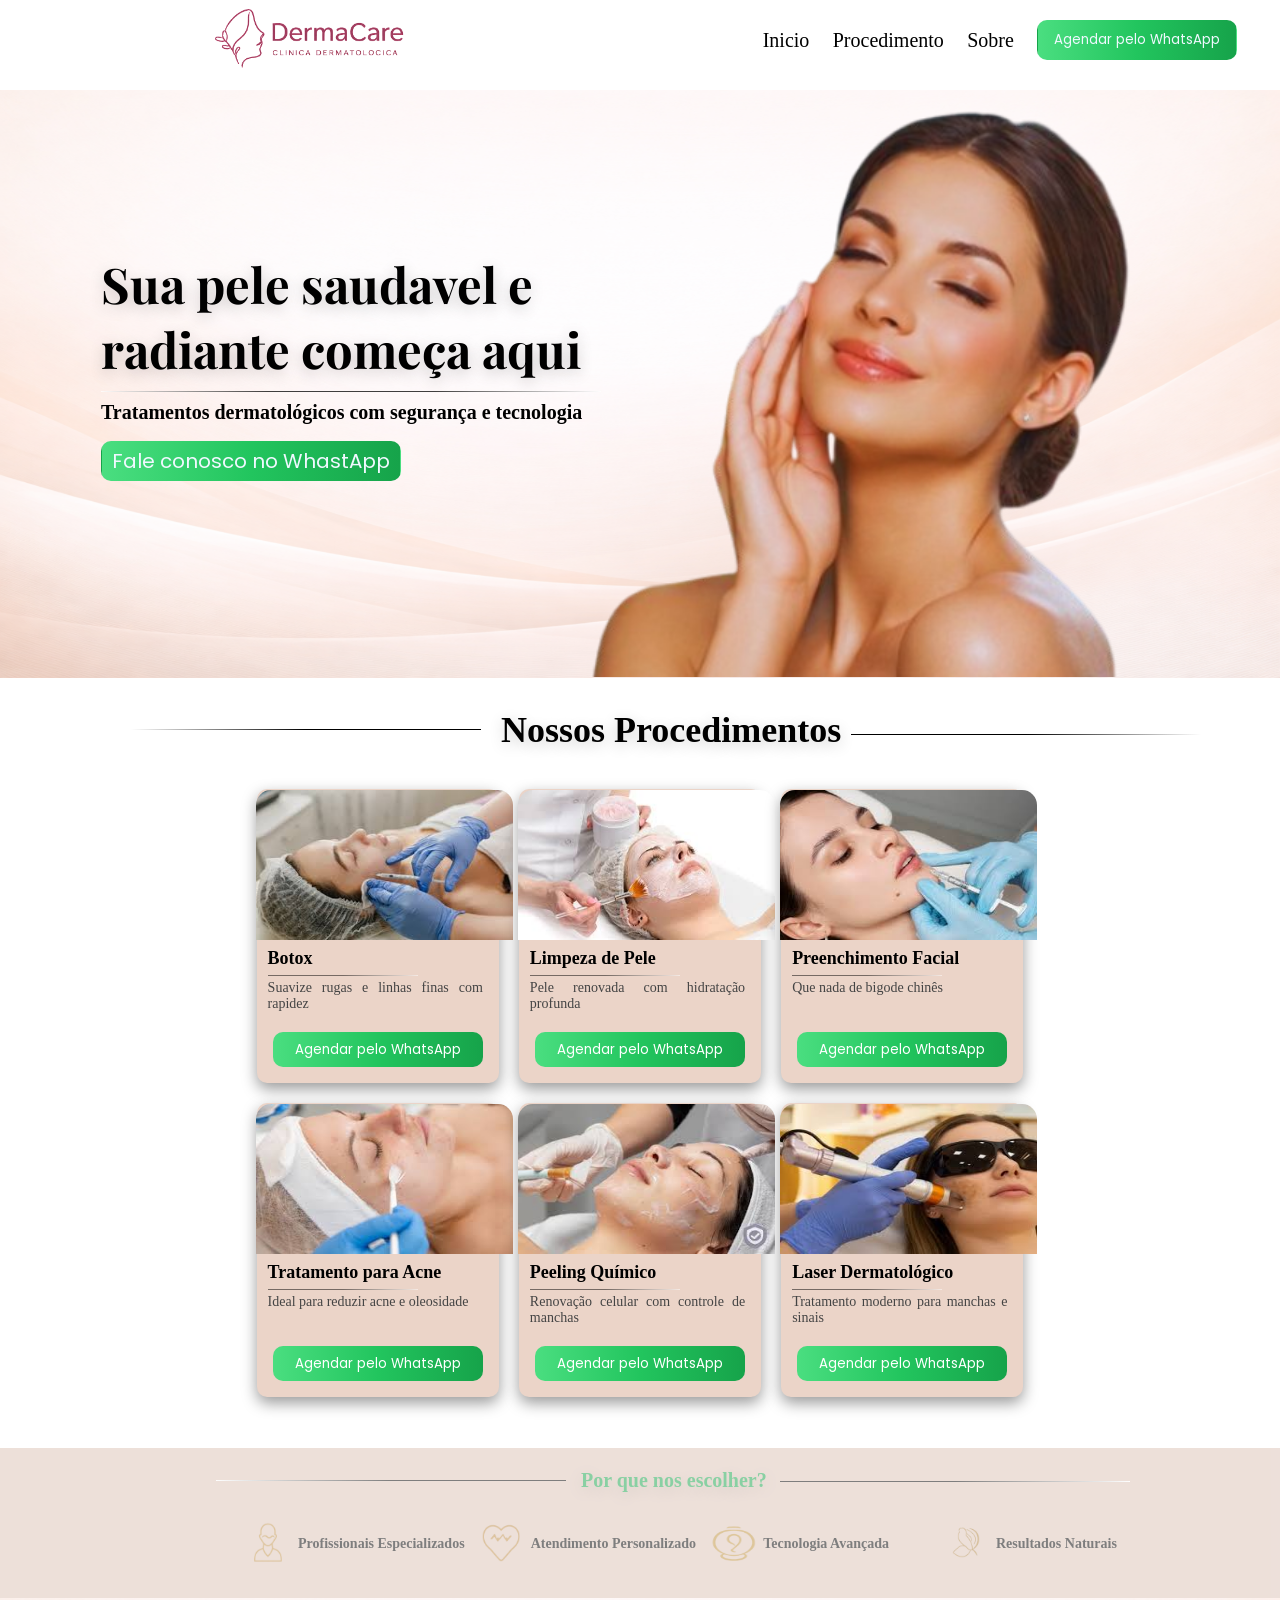
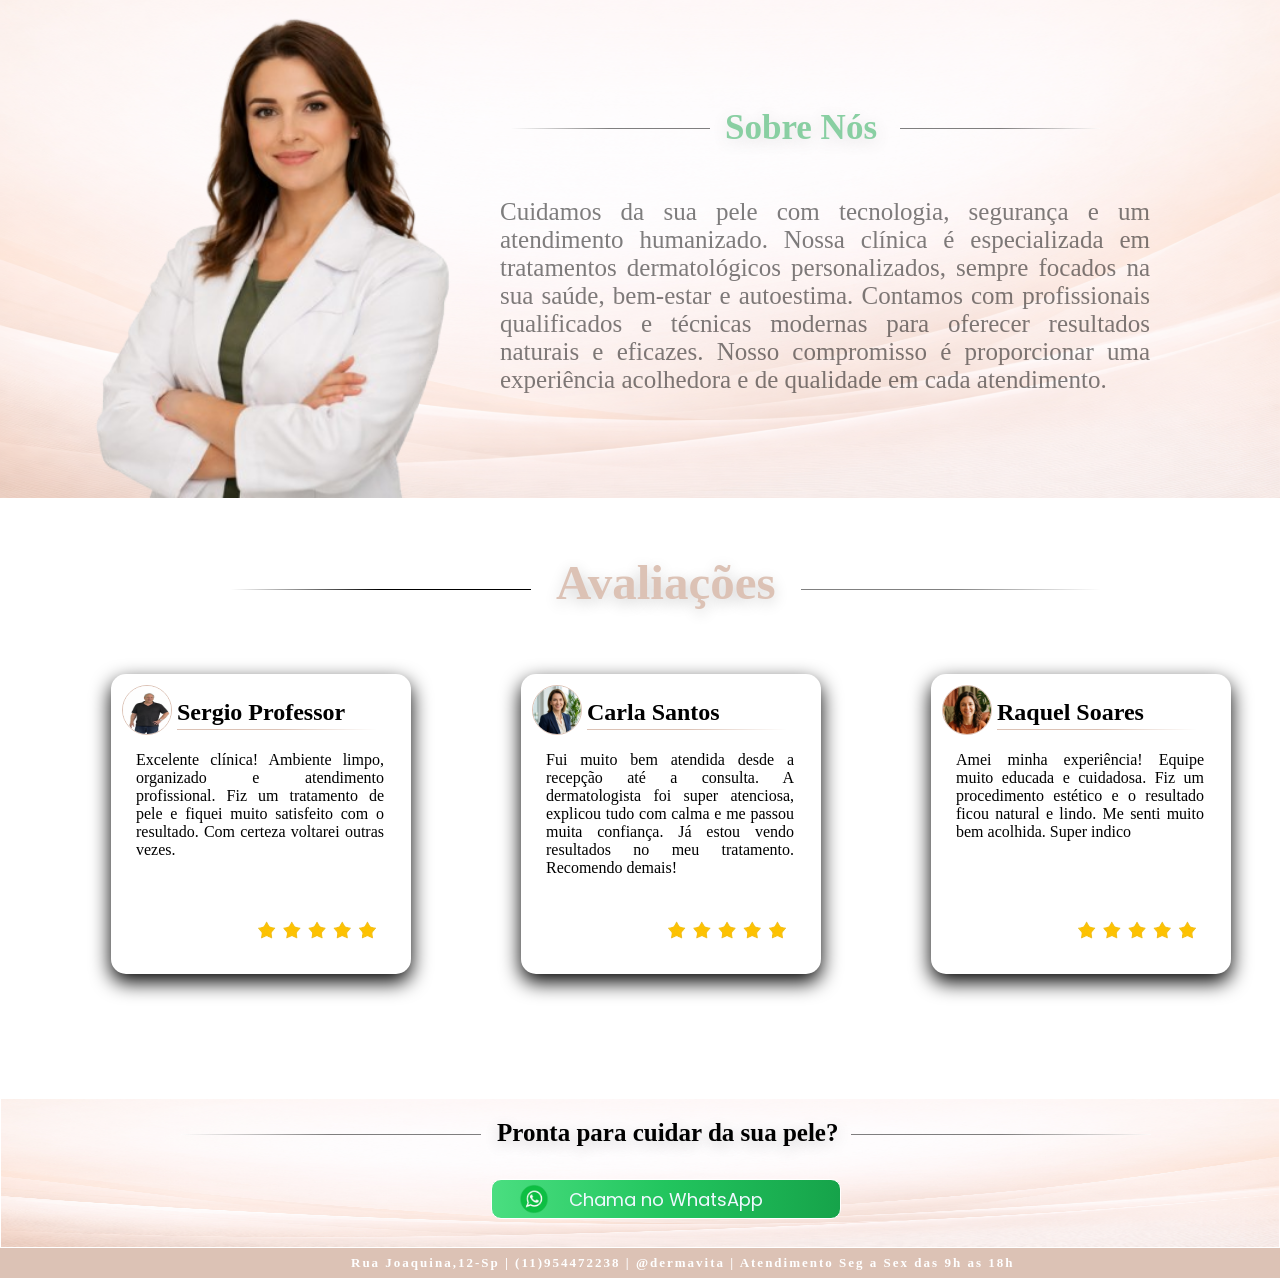
<file: index.html>
<!DOCTYPE html>
<html lang="br">
<head>
    <meta charset="UTF-8">
    <meta name="viewport" content="width=device-width, initial-scale=1.0">
    <title>DermaVita</title>
    <link rel="stylesheet" href="Css/estilo.css">
    <link rel="icon" type="image/png" href="img/transp.png">
    <link href="https://fonts.googleapis.com/css2?family=Playfair+Display:wght@400;600&family=Poppins:wght@300;400;500&display=swap" rel="stylesheet">
</head>
<body>
    <!--Menu-->
    <header>
        <div id="logo">
            <img src="img/logofina.png" id="imgLogo" alt="Logo do Topo">
        </div>
        <div id="menu">
            <nav>
                <li><a href="#menu">Inicio</a></li>
                <li><a href="#Procedimentos ">Procedimento</a></li>
                <li><a href="#">Sobre</a></li>
                <li><button onclick="enviarMensagem('Agendar')">Agendar pelo WhatsApp</button></li>
            </nav>
        </div>
    </header>
   <main>
        <!--Destaque-->
        <section id="Inicio" >
            <div id="destaque">
                <img src="img/modeloTransparetne.png" alt="modelo">
            </div>

            <div id="eslogam">
                <h1 style="font-family: 'Playfair Display', serif;">Sua pele  saudavel e <br> radiante começa aqui</h1>
                <div class="linha"></div>
                <h3>Tratamentos dermatológicos com segurança e tecnologia</h3>
                <button id="bt" onclick="enviarMensagem('faleConNosco')" style="font-family: 'Poppins', sans-serif;">Fale conosco no WhastApp</button>
            </div>
        </section>
        <!--Procedimentos-->
        <section id="Procedimentos">
            <div class="procedimentos">
                <div class="linha2"></div>
                <h1 id="pro">Nossos Procedimentos</h1>
                <div class="linha3"></div>
                <!-- LISTA DOS CARDS -->
                <div id="procedi" class="procedi"></div>

                <!-- MENSAGEM SE NÃO TIVER NADA -->
                <div id="noResults" style="display:none; text-align:center; margin-top:20px;">
                    Nenhum procedimento encontrado.
                </div>
            </div>
        </section>
        <!--Porque nos escolher-->
        <section>
            <div id="curiosidade">
                <div class="linhascuriosidade1"></div>
                <h1>Por que nos escolher?</h1>
                <div class="linhascuriosidades2"></div>
               <div id="imagens">
                    <div class="item">
                        <img src="img/profisonal.png" alt="profissional">
                        <h3>Profissionais Especializados</h3>
                    </div>

                    <div class="item">
                        <img src="img/coracao.png" alt="coração">
                        <h3>Atendimento Personalizado</h3>
                    </div>

                    <div class="item">
                        <img src="img/tempo.png" alt="tempo">
                        <h3>Tecnologia Avançada</h3>
                    </div>

                    <div class="item">
                        <img src="img/natural.png" alt="natural">
                        <h3>Resultados Naturais</h3>
                    </div>
                </div>
            </div>
        </section>
        <!--Sobre Nos-->
        <section id="Sobre">
            <div id="SobreNos">
                    <div class="linhasNos1"></div>
                     <h1>Sobre Nós</h1>
                    <div class="linhasNos2"></div>
                    <div id="nos">
                            <p>
                                    Cuidamos da sua pele com tecnologia, segurança e um atendimento humanizado. Nossa clínica é especializada em tratamentos dermatológicos personalizados, sempre focados na sua saúde, bem-estar e autoestima.
                                    Contamos com profissionais qualificados e técnicas modernas para oferecer resultados naturais e eficazes. Nosso compromisso é proporcionar uma experiência acolhedora e de qualidade em cada atendimento.
                            </p>
                    </div>
                    <div id="sobreFoto">
                        <img src="img/sobre.png" alt="Profisonal">
                    </div>
            </div>
        </section>
        <!--Opnião-->
        <section id="opniao">
            <div class="linhasO"></div>
            <h1>Avaliações</h1>
            <div class="linhaso2"></div>
            <div class="opniaoes">
                <img src="img/professor.png"  class="opFotos" alt="foto da promeira avaliação">
                <h2>Sergio Professor</h2>
                <div class="linhaop"></div>
                <p>
                    Excelente clínica! Ambiente limpo, organizado e atendimento profissional. Fiz um tratamento de pele e fiquei muito satisfeito com o resultado. Com certeza voltarei outras vezes.
                </p>
                <img src="img/estrelas.png" class="av" alt="estrelaAvaliação">


            </div>
            <div class="opniaoes">
                <img src="img/carla.png"   class="opFotos" alt="foto da promeira avaliação">
                <h2>Carla Santos</h2>
                <div class="linhaop"></div>
                <p>
                    Fui muito bem atendida desde a recepção até a consulta. A dermatologista foi super atenciosa, explicou tudo com calma e me passou muita confiança. Já estou vendo resultados no meu tratamento. Recomendo demais!
                </p>
                <img src="img/estrelas.png" class="av" alt="estrelaAvaliação">

            </div>
            <div class="opniaoes">
                <img src="img/raquel.png"  class="opFotos" alt="foto da promeira avaliação">
                <h2>Raquel Soares</h2>
                <div class="linhaop"></div>
                <p>
                    Amei minha experiência! Equipe muito educada e cuidadosa. Fiz um procedimento estético e o resultado ficou natural e lindo. Me senti muito bem acolhida. Super indico
                </p>
                <img src="img/estrelas.png" class="av" alt="estrelaAvaliação">

            </div>
        </section>
        <section id="final">
            <div class="linhaS"></div>
            <h1>Pronta para cuidar  da sua pele?</h1>
            <div class="linhaS2"></div>
            <button><img src="img/what.png"  alt="icone zap">Chama no WhatsApp</button>
        </section>
   </main>
   <footer>
        <h3> Rua Joaquina,12-Sp | (11)954472238 | @dermavita | Atendimento Seg a Sex das 9h as 18h</h3>
   </footer>
   <script src="Js/Procedimento.js" defer></script>
   <script src="Js/whats.js" defer></script>
</body>
</html>
</file>
<file: Css/estilo.css>
* {
    margin: 0;
    padding: 0;
    box-sizing: border-box;
}

/*Menu*/
header{
    width: 100%;
    height: 90px;
    background-color: #fff;
}
#logo{
    width: 100px;
    height: 100px;
}
#imgLogo{
    height: 300px;
    margin-top: -100px;
    margin-left: 80px;
}
#menu nav{
    position: absolute;
    margin-left: 750px;
    width: 500px;
    height: 100px;
    margin-top: -110px;
    justify-content: space-around;
    align-items: center;
    border: 1px solid transparent;
    list-style: none;
    display: flex;
}
nav li a {
    text-decoration: none;
    color: black;
    font-size: 20px;
}
nav a:hover{
    text-decoration:underline;
    opacity: 0.7;
    font-size: 25px;
}
button{
    height: 40px;
    width: 200px;
    border: 1px solid transparent;
    border-radius: 10px;
    color: aliceblue;
    background-image: linear-gradient(  to right,#4ADE80,#22C55E, #16A34A);
    font-family: 'Poppins', sans-serif;
}
button:hover{
    opacity: 0.9;
    transform: scale(1.05);
    transition: 0.3s;
}

/*Eslogam*/
#Inicio{
    width: 100%;
    height: 588px;
    background-image: url(../img/fundo2.png);
    background-repeat: no-repeat;
    background-size: 100% 100%;
}
#destaque{ 
    border: 1px solid transparent; 
    float: right; 
    width: 700px;
    height: 587px; 
}
#destaque img{ 
    border: 1px solid transparent;
    height: 587px; 
    width: 600px;  
}

#eslogam{ 
    width: 650px; 
    height: 587px; 
    border: 1px solid transparent; 
} 
h1{ 
    position: absolute; 
    margin-top: 160px; 
    margin-left: 100px; 
    color: black; 
    font-size: 49px; 
    text-shadow: 0px 4px 15px rgba(0,0,0,0.2);
} 
.linha{ 
    position: absolute; 
    width: 500px; 
    height: 1px; 
    opacity: 75%;
    background: linear-gradient( to left,#fff,#000,#000,#fff);   
     margin-top: 300px; 
    margin-left: 100px; 
} 
h3{ 
    position: absolute; 
    margin-top: 310px; 
    font-size: 20px; 
    color: black; 
    margin-left: 100px;
}
#bt{
    width: 300px;
    font-size: 20px;
    position: absolute;
    margin-top: 350px;
    margin-left: 100px;
}

/*procedimento*/
#Procedimentos{
    width: 100%;
    height: 750px;
    border:1px solid transparent;
    position: relative;
    overflow: hidden;
    z-index: 2;
}
#pro{
    font-size: 36px;
    margin-top: -80px;
    margin-left: 500px;
}

.procedi {
    margin: 50px auto;
    width: 60%;
    max-width: 1100px;
    display: grid;
    grid-template-columns: repeat(auto-fill, minmax(220px, 1fr));
    gap: 20px;
    justify-content: center;
    margin-top: 110px;
    align-items: stretch;
}


.procedi-card {
    border: 1px solid transparent;
    border-radius: 10px;
    background: #ebd4c8;
    box-shadow: 0 6px 15px rgba(0, 0, 0, 0.4);
    text-align: center;
    padding: 15px;
    transition: transform 0.3s ease;
    display: flex;
    flex-direction: column; 
    justify-content: space-between;
    height: 100%;
}

.procedi-card .linhaS{
        width: 150px;
        margin-top: 170px;
        margin-left: -5px;
        background: linear-gradient( to left,#fff,#000,#000); 
}
.procedi-card:hover {
    transform: scale(1.05) translateY(-5px);
}


.procedi-card img {
    width: 257px;
    margin-left: -17px;
    margin-top: -15px;
    height: 150px;
     border-top-left-radius: 15px;
    border-top-right-radius: 15px;
    margin-bottom: 10px;
}


.procedi h3 {
    font-size: 18px;
    margin: 10px 0 5px;
    margin-top: 143px;
    margin-left: -5px;
}
.linha2, .linha3{ 
    position: absolute; 
    width: 350px; 
    height: 1px; 
    background: 
    linear-gradient( to left,#000,#000,#fff); 
    margin-top: -60px; margin-left: 130px; 
}
.linha3{ 
    margin-left: 850PX; 
    margin-top: -55px; 
    background: linear-gradient( to left,#fff ,#000,#000); 
}

.procedi .desc {
    font-size: 14px;
    color: #444;
    flex-grow: 1;
}

.desc{
    margin-top: 30px;
    text-align: justify;
    margin-left:-5px;
}


.procedi button {
    width: 100%;
    height: 35px;
    border-radius: 10px;
    border: none;
    background-image: linear-gradient(  to right,#4ADE80,#22C55E, #16A34A);
    color: #fff;
    margin-top: 20px;
    cursor: pointer;
    transition: background 0.3s;
}

.procedi button:hover {
    opacity: 50%;
}

.search-results {
    display: grid;
    grid-template-columns: repeat(auto-fill, minmax(220px, 1fr));
    gap: 20px;
    margin: 30px auto;
    width: 90%;
    max-width: 1100px;
    padding: 10px;
    border-top: 3px solid #000;
    border-bottom: 3px solid #000;
}

.search-results .prod-card {
    background: #fff7c2;
}

#products {
    display: grid;
    grid-template-columns: repeat(auto-fill, minmax(220px, 1fr));
    gap: 16px;
    transition: all 0.3s ease;
}

/*Curiosidade*/
#curiosidade{
    margin-top: 20px;
    width: 100%;
    height: 150px;
    background: #DCC2B5;
    border: 1px solid transparent;
    opacity: 50%;
}

#curiosidade h1{
    color: #16A34A;
    font-size: 20px;
    margin-top: 20px;
    margin-left: 580px;
}
#imagens{
    border: 1px solid transparent;
    width: 900px;
    height: 100px;
    margin: 10px auto;
    margin-left: 220px;
    margin-top: 45px;
    display: flex;
    justify-content: space-between;
    align-items: center;
}

/* cada item */
.item{
    display: flex; 
    align-items: center;
    gap: 10px; 
    border: 1px solid transparent;
    width: 200px;
}

/* imagem */
.item img{
    width: 110px;
    margin-left: -10px;
    height: 80px;
}

/* texto */
.item h3{
    font-size: 14px;
    margin: 0;
    margin-left: 75px; 
    text-align: center;

}
.linhascuriosidade1, .linhascuriosidades2{
    position: absolute; 
    width: 350px; 
    height: 1px; 
    background: linear-gradient( to left,#000,#000,#fff); 
    margin-top: 31px;
    margin-left: 215px; 
}
.linhascuriosidades2{
    margin-left: 779PX;
    margin-top: 32px;
    background: linear-gradient( to left,#fff ,#000,#000); 
}
/*Sobre nos*/

#SobreNos{
    width: 100%;
    height: 500px;
    background-image: url(../img/fundo2.png);
    background-repeat: no-repeat;
    background-size: 100% 100%;
}
#nos{
    opacity: 50%;
    position: absolute;
    width: 650px;
    font-size: 25px;
    text-align: justify;
    height: 200px;
    margin-top:200px ;
    margin-left: 500px;
}

#SobreNos h1{
    color: #16A34A;
    opacity: 50%;
    font-size: 35px;
    margin-top: 110px;
    margin-left: 725px;
}
.linhasNos1, .linhasNos2{ 
    position: absolute; 
    width: 200px; 
    height: 1px; 
    margin-top: 130px; 
    margin-left: 510px; 
    opacity: 50%; 
    background: linear-gradient( to left,#000,#000,#fff); 
} 
.linhasNos2 { 
    opacity: 50%; 
    width: 200px; 
    margin-left: 900PX; 
    margin-top: 130px; 
    background: linear-gradient( to left,#fff ,#000,#000); 
}
#sobreFoto img{
    height: 490px;
    margin-left: -100px;
    margin-top: 10px;
}

/*opnião*/

#opniao{
    width: 100%;
    height: 600px;
    border: 1px solid transparent;
}

.opniaoes{
    width: 300px;
    height: 300px;
    border: 1px solid transparent;
    float: left;
    border-radius: 15px;
    margin-left: 110px;
    margin-top: 175px;
    box-shadow: 0 8px 20px rgba(0,0,0,1.15);
    transition: background 0.3s;
}
.opniaoes:hover{
     transition: background 0.3s;
}

.opFotos{
    margin-top: 10px;
    margin-left: 10px;
    border: 1px solid #DCC2B5;
    border-radius: 50%;
    width: 50px;
    height: 50px;
}
.opniaoes h2{
    position: absolute;
    margin-left: 65px;
    margin-top:-40px ;
}
.linhaop{
    width: 200px;
    background: linear-gradient( to left,#fff,#DCC2B5,#DCC2B5); 
    height: 1px;
    margin-top: -10px;
    margin-left:65px ;
}
.linhasO, .linhaso2{
    position: absolute; 
    width: 300px;
    height: 1px; 
    background: linear-gradient( to left,#000,#000,#fff); 
    margin-top: 90px;
    margin-left: 230px; 
}
.linhaso2{
     opacity: 50%;
     width: 300px;
     margin-left: 800PX;
     margin-top: 90px;
     background: linear-gradient( to left,#fff ,#000,#000); 

}
.opniaoes p{
    width: 250px;
    text-align: justify;
    margin-top: 20px;
    margin-left: 23px;
    height: 100px;
    border: 1px solid transparent;
}
.av{
    width: 150px;
    margin-left: 130px;
    margin-top: 30px;

}

#opniao h1{
    margin-top: 55px;
    margin-left: 555px;
    position: absolute;
    color: #DCC2B5;
}



/*sessão final*/
#final{
    width: 100%;
    height: 150px;
    border: 1px solid transparent;
     background-image: url(../img/fundo2.png);
    background-repeat: no-repeat;
    background-size: 100% 100%;
}
#final img{
    position: absolute;
    width: 30px;
    height: 30px;
    border-radius: 50%;
    margin-left: -50px;
    margin-top: -2px;
}
.linhaS, .linhaS2 {
    position: absolute; 
    width: 300px;
    opacity: 50%;
    height: 1px; 
    background: linear-gradient( to left,#000,#000,#fff); 
    margin-top: 35px;
    margin-left: 180px; 
}
.linhaS2 {
     opacity: 50%;
     width: 300px;
     color: #fff;
     margin-left: 850PX;
     margin-top: 35px;
     background: linear-gradient( to left,#fff ,#000,#000); 

}


#final h1{
    font-size: 25px;
    margin-top: 20px;
    margin-left: 496px;
}
#final button{
    position: absolute;
    width: 350px;
    font-size: 18px;
    margin-top: 80px;
    margin-left: 490px;
    border: 1px solid #fff;
}
/*footer*/
footer{
    width: 100%;
    height: 30px;
    border: 1px solid transparent;
    background: #DCC2B5;
}
footer h3{
    color: #fff;
    position: absolute;
    font-size: 13px;
    letter-spacing: 2px;
    margin-left: 350px;
    margin-top: 6px;
}
</file>
